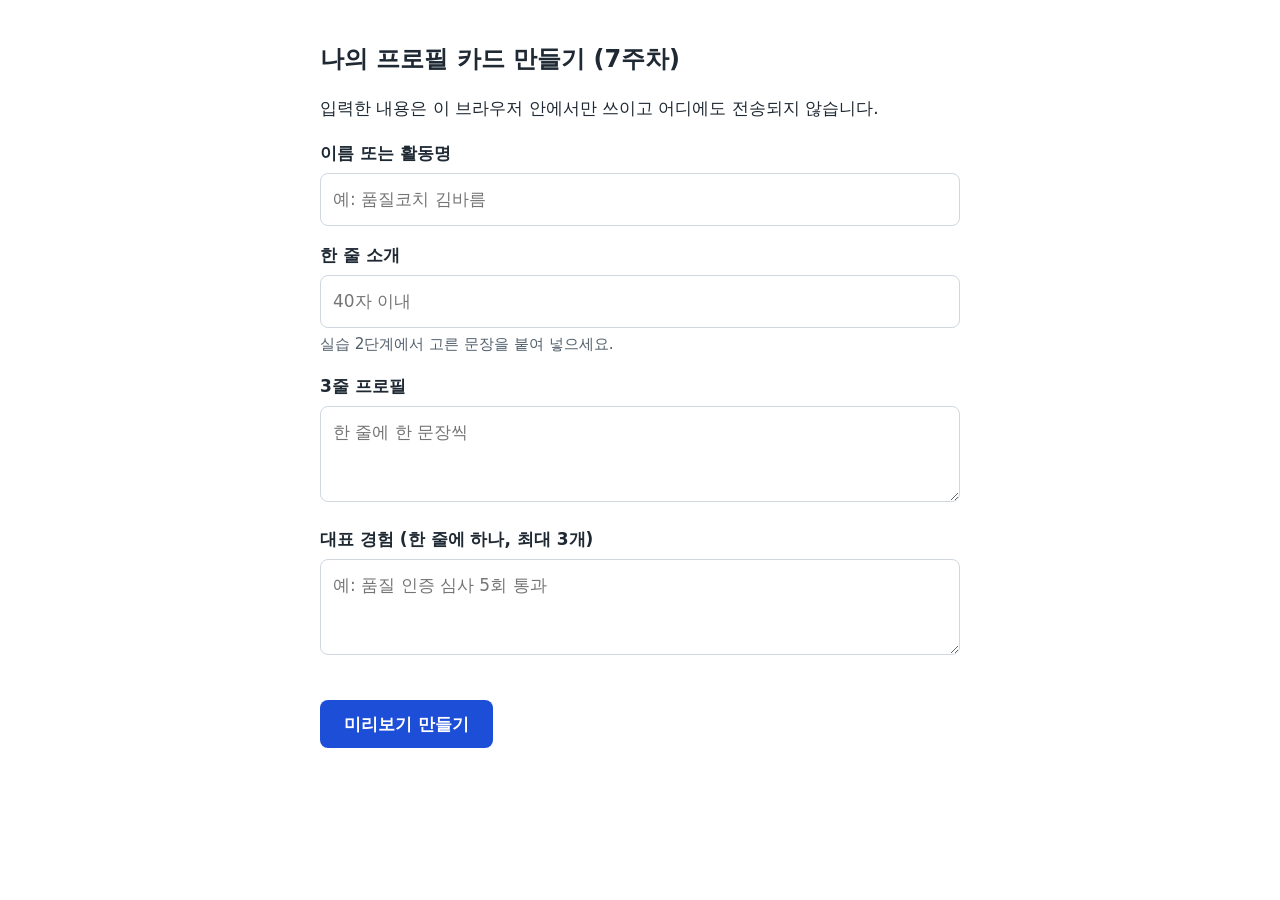
<file: docs/curriculum/week07/examples/brand_profile.html>
<!doctype html>
<html lang="ko">
<head>
  <meta charset="utf-8">
  <meta name="viewport" content="width=device-width, initial-scale=1">
  <title>나의 프로필 카드 만들기</title>
  <style>
    /* 과정 화면 규칙(글자 17px 이상, 버튼 48px, 좌우 16px)을 이 파일에서도 지킨다. */
    :root { --ink: #1f2933; --accent: #1d4ed8; --line: #d0d7de; --soft: #f5f7fa; }
    * { box-sizing: border-box; }
    body { margin: 0; padding: 24px 16px; font: 17px/1.6 system-ui, sans-serif; color: var(--ink); background: #fff; }
    main { max-width: 640px; margin: 0 auto; }
    h1 { font-size: 1.5rem; }
    label { display: block; margin-top: 16px; font-weight: 600; }
    input, textarea { width: 100%; margin-top: 6px; padding: 12px; font: inherit; border: 1px solid var(--line); border-radius: 8px; }
    textarea { min-height: 96px; }
    button { min-height: 48px; margin-top: 20px; padding: 0 24px; font: inherit; font-weight: 700; color: #fff; background: var(--accent); border: 0; border-radius: 8px; cursor: pointer; }
    .hint { margin: 4px 0 0; font-size: 0.95rem; color: #52606d; }
    .error { color: #b91c1c; font-weight: 600; }
    .card { margin-top: 32px; padding: 24px; background: var(--soft); border-left: 6px solid var(--accent); border-radius: 12px; overflow-wrap: anywhere; }
    .card h2 { margin: 0; }
    .card .tagline { font-size: 1.1rem; font-weight: 700; color: var(--accent); }
  </style>
</head>
<body>
<main>
  <h1>나의 프로필 카드 만들기 (7주차)</h1>
  <p>입력한 내용은 이 브라우저 안에서만 쓰이고 어디에도 전송되지 않습니다.</p>

  <form id="profile-form" novalidate>
    <label for="name">이름 또는 활동명</label>
    <input id="name" maxlength="20" placeholder="예: 품질코치 김바름">

    <label for="tagline">한 줄 소개</label>
    <input id="tagline" maxlength="40" placeholder="40자 이내">
    <p class="hint">실습 2단계에서 고른 문장을 붙여 넣으세요.</p>

    <label for="bio">3줄 프로필</label>
    <textarea id="bio" placeholder="한 줄에 한 문장씩"></textarea>

    <label for="experiences">대표 경험 (한 줄에 하나, 최대 3개)</label>
    <textarea id="experiences" placeholder="예: 품질 인증 심사 5회 통과"></textarea>

    <p id="form-error" class="error" role="alert"></p>
    <button type="submit">미리보기 만들기</button>
  </form>

  <section id="preview" aria-live="polite"></section>
</main>

<script>
  // 이 파일은 혼자 열어도 동작해야 하므로 과정 앱의 app.js를 불러오지 않고 필요한 함수만 둔다.
  const MAX_EXPERIENCES = 3;

  // 입력값을 HTML에 넣기 전에 반드시 거친다. 태그가 그대로 실행되는 것을 막기 위함이다.
  function escapeHtml(text) {
    return String(text).replace(/[&<>"']/g, (ch) => ({
      "&": "&amp;", "<": "&lt;", ">": "&gt;", '"': "&quot;", "'": "&#39;",
    })[ch]);
  }

  // 여러 줄 입력을 빈 줄 없는 목록으로 바꾼다. 수강생이 줄 끝에 공백을 남기는 경우가 많다.
  function toLines(text) {
    return text.split("\n").map((line) => line.trim()).filter(Boolean);
  }

  function renderCard(data) {
    const items = data.experiences.map((item) => `<li>${escapeHtml(item)}</li>`).join("");
    const bio = data.bio.map((line) => `<p>${escapeHtml(line)}</p>`).join("");
    return `<article class="card">
      <h2>${escapeHtml(data.name)}</h2>
      <p class="tagline">${escapeHtml(data.tagline)}</p>
      ${bio}
      ${items ? `<strong>대표 경험</strong><ul>${items}</ul>` : ""}
    </article>`;
  }

  document.querySelector("#profile-form").addEventListener("submit", (event) => {
    event.preventDefault();
    const value = (id) => document.querySelector(`#${id}`).value.trim();
    const errorBox = document.querySelector("#form-error");
    const data = {
      name: value("name"),
      tagline: value("tagline"),
      bio: toLines(value("bio")),
      experiences: toLines(value("experiences")).slice(0, MAX_EXPERIENCES),
    };
    if (!data.name || !data.tagline) {
      errorBox.textContent = "이름과 한 줄 소개는 꼭 입력해 주세요.";
      return;
    }
    errorBox.textContent = "";
    document.querySelector("#preview").innerHTML = renderCard(data);
  });
</script>
</body>
</html>
</file>
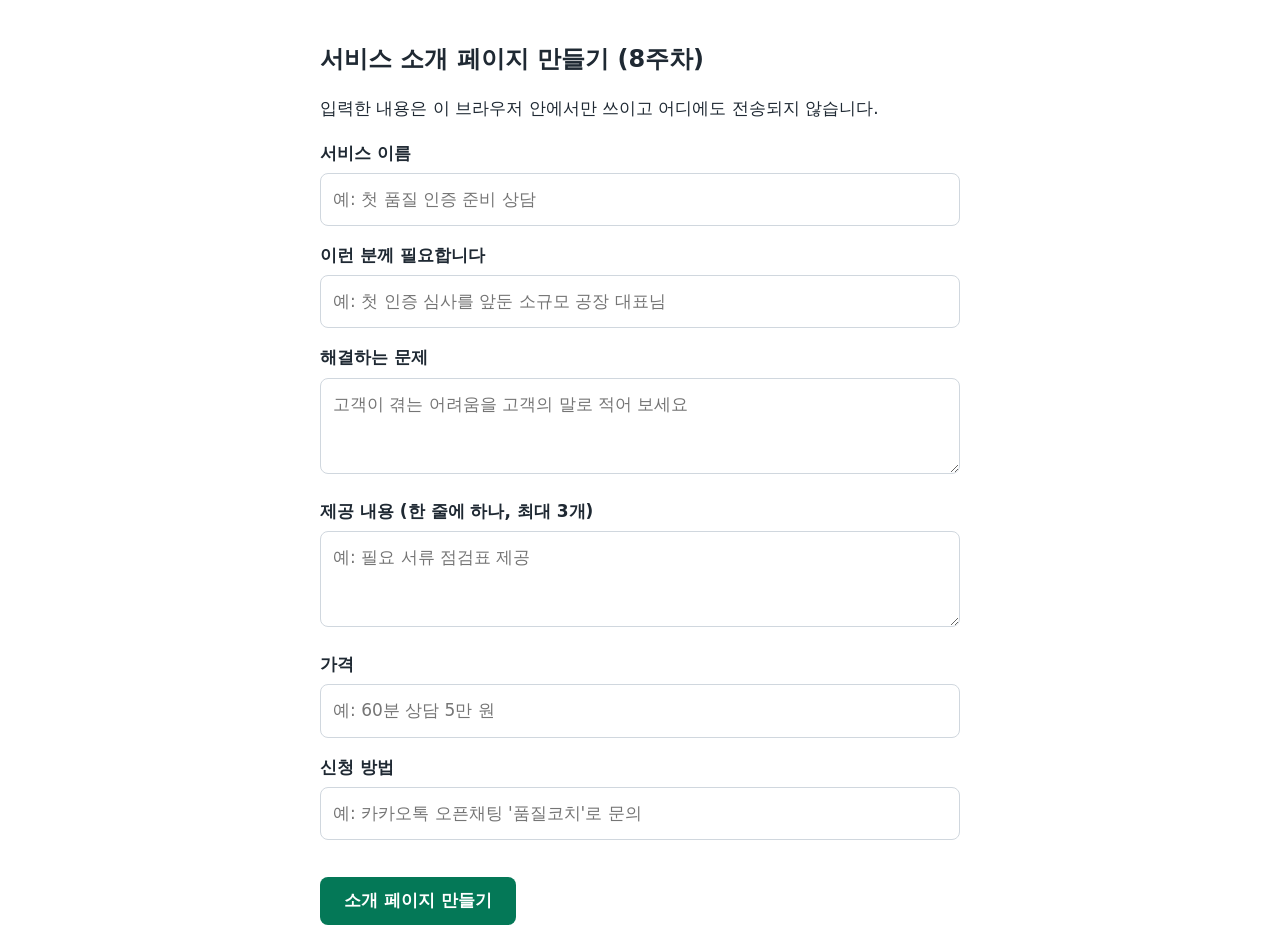
<file: docs/curriculum/week08/examples/landing_page.html>
<!doctype html>
<html lang="ko">
<head>
  <meta charset="utf-8">
  <meta name="viewport" content="width=device-width, initial-scale=1">
  <title>서비스 소개 페이지 만들기</title>
  <style>
    /* 과정 화면 규칙(글자 17px 이상, 버튼 48px, 좌우 16px)을 이 파일에서도 지킨다. */
    :root { --ink: #1f2933; --accent: #047857; --line: #d0d7de; --soft: #f0fdf4; }
    * { box-sizing: border-box; }
    body { margin: 0; padding: 24px 16px; font: 17px/1.6 system-ui, sans-serif; color: var(--ink); background: #fff; }
    main { max-width: 640px; margin: 0 auto; }
    h1 { font-size: 1.5rem; }
    label { display: block; margin-top: 16px; font-weight: 600; }
    input, textarea { width: 100%; margin-top: 6px; padding: 12px; font: inherit; border: 1px solid var(--line); border-radius: 8px; }
    textarea { min-height: 96px; }
    button { min-height: 48px; margin-top: 20px; padding: 0 24px; font: inherit; font-weight: 700; color: #fff; background: var(--accent); border: 0; border-radius: 8px; cursor: pointer; }
    .error { color: #b91c1c; font-weight: 600; }
    .landing { margin-top: 32px; padding: 24px; background: var(--soft); border-radius: 12px; overflow-wrap: anywhere; }
    .landing h2 { margin-top: 0; font-size: 1.6rem; }
    .landing .price { font-size: 1.2rem; font-weight: 700; color: var(--accent); }
    .landing .cta { padding: 12px 16px; background: #fff; border: 2px solid var(--accent); border-radius: 8px; }
  </style>
</head>
<body>
<main>
  <h1>서비스 소개 페이지 만들기 (8주차)</h1>
  <p>입력한 내용은 이 브라우저 안에서만 쓰이고 어디에도 전송되지 않습니다.</p>

  <form id="landing-form" novalidate>
    <label for="service">서비스 이름</label>
    <input id="service" maxlength="30" placeholder="예: 첫 품질 인증 준비 상담">

    <label for="target">이런 분께 필요합니다</label>
    <input id="target" maxlength="60" placeholder="예: 첫 인증 심사를 앞둔 소규모 공장 대표님">

    <label for="problem">해결하는 문제</label>
    <textarea id="problem" placeholder="고객이 겪는 어려움을 고객의 말로 적어 보세요"></textarea>

    <label for="offers">제공 내용 (한 줄에 하나, 최대 3개)</label>
    <textarea id="offers" placeholder="예: 필요 서류 점검표 제공"></textarea>

    <label for="price">가격</label>
    <input id="price" maxlength="30" placeholder="예: 60분 상담 5만 원">

    <label for="contact">신청 방법</label>
    <input id="contact" maxlength="60" placeholder="예: 카카오톡 오픈채팅 '품질코치'로 문의">

    <p id="form-error" class="error" role="alert"></p>
    <button type="submit">소개 페이지 만들기</button>
  </form>

  <section id="preview" aria-live="polite"></section>
</main>

<script>
  // 이 파일은 혼자 열어도 동작해야 하므로 과정 앱의 app.js를 불러오지 않고 필요한 함수만 둔다.
  const MAX_OFFERS = 3;
  const REQUIRED_FIELDS = { service: "서비스 이름", target: "대상", price: "가격", contact: "신청 방법" };

  // 입력값을 HTML에 넣기 전에 반드시 거친다. 태그가 그대로 실행되는 것을 막기 위함이다.
  function escapeHtml(text) {
    return String(text).replace(/[&<>"']/g, (ch) => ({
      "&": "&amp;", "<": "&lt;", ">": "&gt;", '"': "&quot;", "'": "&#39;",
    })[ch]);
  }

  function toLines(text) {
    return text.split("\n").map((line) => line.trim()).filter(Boolean);
  }

  // 빠진 필수 항목 이름을 모아 한 번에 알려 준다. 하나씩 알려 주면 여러 번 눌러야 해서 번거롭다.
  function findMissing(data) {
    return Object.keys(REQUIRED_FIELDS).filter((key) => !data[key]).map((key) => REQUIRED_FIELDS[key]);
  }

  function renderLanding(data) {
    const offers = data.offers.map((item) => `<li>${escapeHtml(item)}</li>`).join("");
    return `<article class="landing">
      <h2>${escapeHtml(data.service)}</h2>
      <p><strong>이런 분께 필요합니다.</strong> ${escapeHtml(data.target)}</p>
      ${data.problem ? `<p>${escapeHtml(data.problem)}</p>` : ""}
      ${offers ? `<strong>제공 내용</strong><ul>${offers}</ul>` : ""}
      <p class="price">${escapeHtml(data.price)}</p>
      <p class="cta">신청 방법: ${escapeHtml(data.contact)}</p>
    </article>`;
  }

  document.querySelector("#landing-form").addEventListener("submit", (event) => {
    event.preventDefault();
    const value = (id) => document.querySelector(`#${id}`).value.trim();
    const errorBox = document.querySelector("#form-error");
    const data = {
      service: value("service"),
      target: value("target"),
      problem: value("problem"),
      offers: toLines(value("offers")).slice(0, MAX_OFFERS),
      price: value("price"),
      contact: value("contact"),
    };
    const missing = findMissing(data);
    if (missing.length) {
      errorBox.textContent = `다음 항목을 입력해 주세요: ${missing.join(", ")}`;
      return;
    }
    errorBox.textContent = "";
    document.querySelector("#preview").innerHTML = renderLanding(data);
  });
</script>
</body>
</html>
</file>
